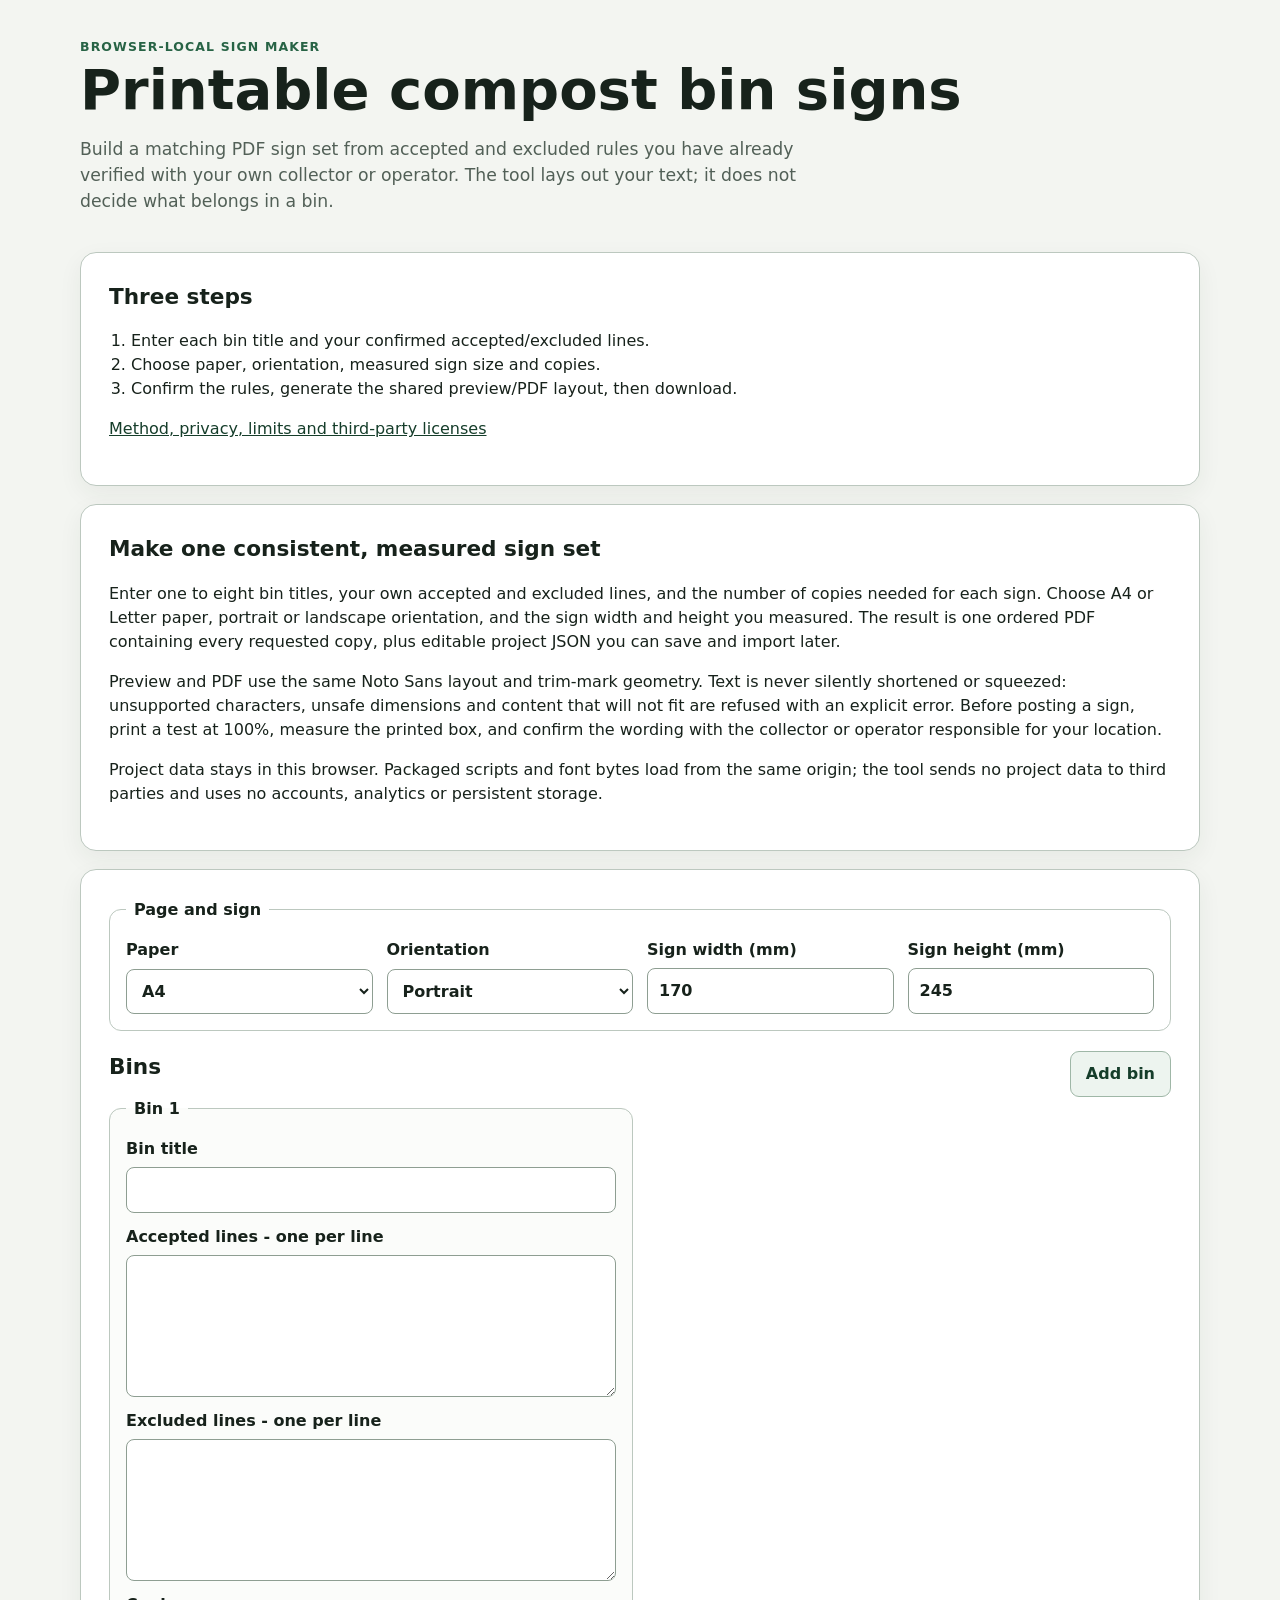
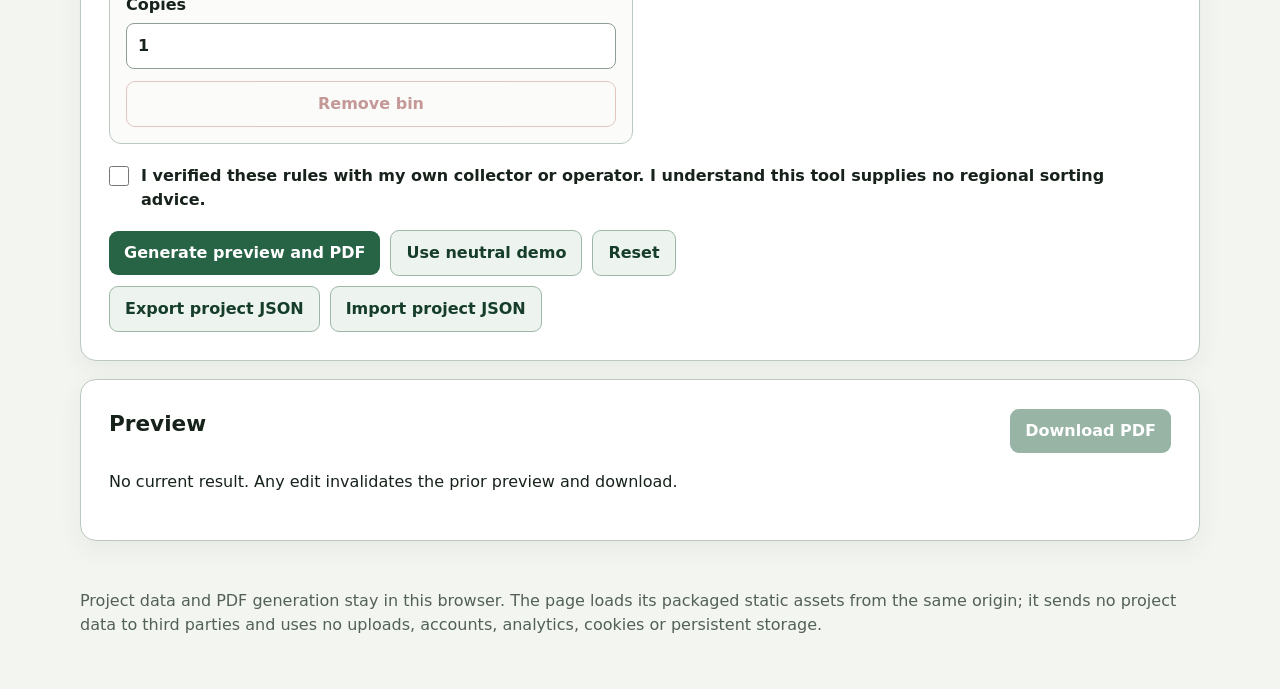
<file: index.html>
<!doctype html>
<html lang="en">
<head>
  <meta charset="utf-8">
  <meta name="viewport" content="width=device-width,initial-scale=1">
  <meta name="robots" content="index,follow">
  <meta name="description" content="Make printable compost bin signs from your own verified accepted and excluded lists, measured sizes and copy counts, then download one local PDF.">
  <meta http-equiv="Content-Security-Policy" content="default-src 'self'; script-src 'self'; style-src 'self'; img-src 'self' blob: data:; font-src 'none'; connect-src 'none'; object-src 'none'; base-uri 'none'; form-action 'none'; frame-ancestors 'none'">
  <title>Printable compost bin signs - custom PDF sign maker</title>
  <link rel="canonical" href="https://tatyanazaiceva76.github.io/compost-bin-sign-printable/">
  <link rel="stylesheet" href="styles.css">
  <meta name="google-site-verification" content="fxav4NFuUbsVKkkGCwAQyVzlPy7XdI-itFY_XiKmodE" />
</head>
<body>
  <header class="site-header">
    <p class="eyebrow">Browser-local sign maker</p>
    <h1>Printable compost bin signs</h1>
    <p>Build a matching PDF sign set from accepted and excluded rules you have already verified with your own collector or operator. The tool lays out your text; it does not decide what belongs in a bin.</p>
  </header>
  <main>
    <section class="panel instructions" aria-labelledby="instructions-title">
      <h2 id="instructions-title">Three steps</h2>
      <ol>
        <li>Enter each bin title and your confirmed accepted/excluded lines.</li>
        <li>Choose paper, orientation, measured sign size and copies.</li>
        <li>Confirm the rules, generate the shared preview/PDF layout, then download.</li>
      </ol>
      <p><a href="method.html">Method, privacy, limits and third-party licenses</a></p>
    </section>

    <section class="panel" aria-labelledby="measured-set-title">
      <h2 id="measured-set-title">Make one consistent, measured sign set</h2>
      <p>Enter one to eight bin titles, your own accepted and excluded lines, and the number of copies needed for each sign. Choose A4 or Letter paper, portrait or landscape orientation, and the sign width and height you measured. The result is one ordered PDF containing every requested copy, plus editable project JSON you can save and import later.</p>
      <p>Preview and PDF use the same Noto Sans layout and trim-mark geometry. Text is never silently shortened or squeezed: unsupported characters, unsafe dimensions and content that will not fit are refused with an explicit error. Before posting a sign, print a test at 100%, measure the printed box, and confirm the wording with the collector or operator responsible for your location.</p>
      <p>Project data stays in this browser. Packaged scripts and font bytes load from the same origin; the tool sends no project data to third parties and uses no accounts, analytics or persistent storage.</p>
    </section>

    <form id="project-form" class="panel" novalidate>
      <fieldset>
        <legend>Page and sign</legend>
        <div class="grid settings-grid">
          <label>Paper
            <select id="paper" name="paper"><option value="A4">A4</option><option value="LETTER">Letter</option></select>
          </label>
          <label>Orientation
            <select id="orientation" name="orientation"><option value="portrait">Portrait</option><option value="landscape">Landscape</option></select>
          </label>
          <label>Sign width (mm)
            <input id="sign-width" name="signWidthMm" type="number" min="60" step="0.1" value="170" required>
          </label>
          <label>Sign height (mm)
            <input id="sign-height" name="signHeightMm" type="number" min="60" step="0.1" value="245" required>
          </label>
        </div>
      </fieldset>

      <div class="section-heading-row">
        <h2>Bins</h2>
        <button id="add-bin" type="button" class="secondary">Add bin</button>
      </div>
      <div id="bin-list" class="bin-list"></div>

      <label class="confirm-row">
        <input id="confirmation" type="checkbox">
        I verified these rules with my own collector or operator. I understand this tool supplies no regional sorting advice.
      </label>

      <div class="button-row">
        <button id="generate" type="submit">Generate preview and PDF</button>
        <button id="use-demo" type="button" class="secondary">Use neutral demo</button>
        <button id="reset-project" type="button" class="secondary">Reset</button>
      </div>
      <div class="button-row compact">
        <button id="export-json" type="button" class="secondary">Export project JSON</button>
        <label class="file-button">Import project JSON<input id="import-json" type="file" accept="application/json,.json"></label>
      </div>
      <p id="error" class="error" role="alert" hidden></p>
    </form>

    <section class="panel output" aria-labelledby="output-title">
      <div class="section-heading-row">
        <h2 id="output-title">Preview</h2>
        <button id="download-pdf" type="button" disabled>Download PDF</button>
      </div>
      <p id="summary">No current result. Any edit invalidates the prior preview and download.</p>
      <div id="preview" class="preview" aria-live="polite"></div>
    </section>
  </main>
  <footer><p>Project data and PDF generation stay in this browser. The page loads its packaged static assets from the same origin; it sends no project data to third parties and uses no uploads, accounts, analytics, cookies or persistent storage.</p></footer>
  <script src="pdf-lib.min.js"></script>
  <script src="fontkit.umd.min.js"></script>
  <script type="module" src="app.mjs"></script>
</body>
</html>
</file>
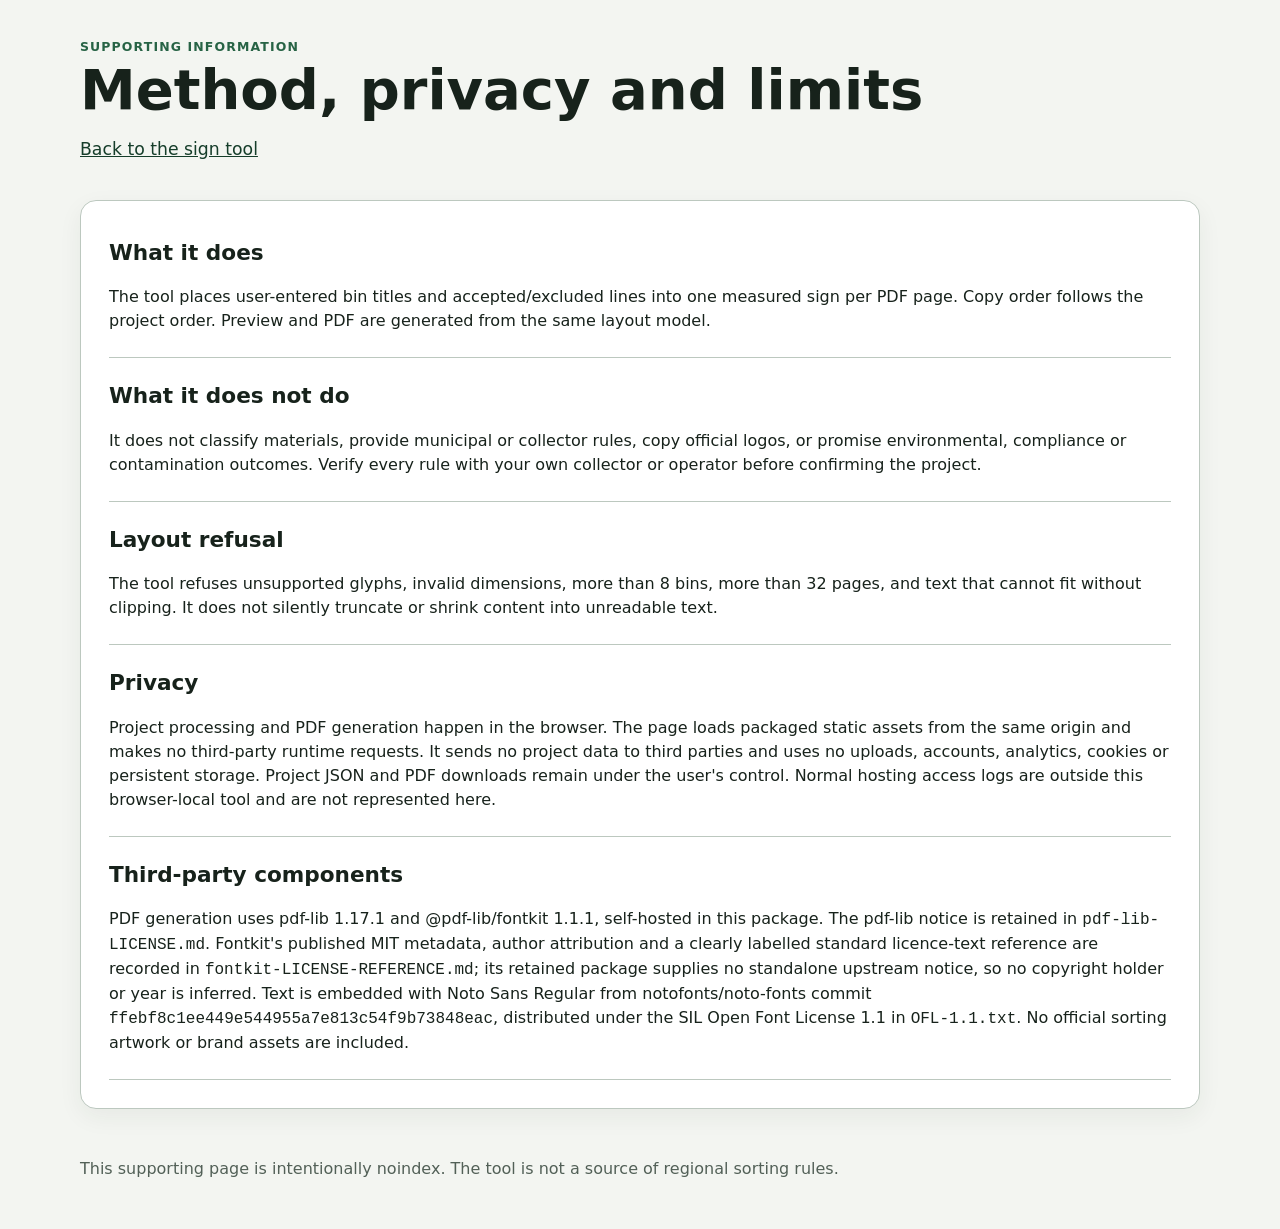
<file: method.html>
<!doctype html>
<html lang="en">
<head>
  <meta charset="utf-8">
  <meta name="viewport" content="width=device-width,initial-scale=1">
  <meta name="robots" content="noindex,nofollow,noarchive,nosnippet">
  <meta http-equiv="Content-Security-Policy" content="default-src 'self'; script-src 'none'; style-src 'self'; img-src 'self'; font-src 'none'; connect-src 'none'; object-src 'none'; base-uri 'none'; form-action 'none'; frame-ancestors 'none'">
  <title>Method and privacy - compost bin sign set</title>
  <link rel="stylesheet" href="styles.css">
</head>
<body>
  <header class="site-header"><p class="eyebrow">Supporting information</p><h1>Method, privacy and limits</h1><p><a href="./">Back to the sign tool</a></p></header>
  <main><article class="panel method-list">
    <section><h2>What it does</h2><p>The tool places user-entered bin titles and accepted/excluded lines into one measured sign per PDF page. Copy order follows the project order. Preview and PDF are generated from the same layout model.</p></section>
    <section><h2>What it does not do</h2><p>It does not classify materials, provide municipal or collector rules, copy official logos, or promise environmental, compliance or contamination outcomes. Verify every rule with your own collector or operator before confirming the project.</p></section>
    <section><h2>Layout refusal</h2><p>The tool refuses unsupported glyphs, invalid dimensions, more than 8 bins, more than 32 pages, and text that cannot fit without clipping. It does not silently truncate or shrink content into unreadable text.</p></section>
    <section><h2>Privacy</h2><p>Project processing and PDF generation happen in the browser. The page loads packaged static assets from the same origin and makes no third-party runtime requests. It sends no project data to third parties and uses no uploads, accounts, analytics, cookies or persistent storage. Project JSON and PDF downloads remain under the user's control. Normal hosting access logs are outside this browser-local tool and are not represented here.</p></section>
    <section><h2>Third-party components</h2><p>PDF generation uses pdf-lib 1.17.1 and @pdf-lib/fontkit 1.1.1, self-hosted in this package. The pdf-lib notice is retained in <code>pdf-lib-LICENSE.md</code>. Fontkit's published MIT metadata, author attribution and a clearly labelled standard licence-text reference are recorded in <code>fontkit-LICENSE-REFERENCE.md</code>; its retained package supplies no standalone upstream notice, so no copyright holder or year is inferred. Text is embedded with Noto Sans Regular from notofonts/noto-fonts commit <code>ffebf8c1ee449e544955a7e813c54f9b73848eac</code>, distributed under the SIL Open Font License 1.1 in <code>OFL-1.1.txt</code>. No official sorting artwork or brand assets are included.</p></section>
  </article></main>
  <footer><p>This supporting page is intentionally noindex. The tool is not a source of regional sorting rules.</p></footer>
</body>
</html>
</file>
<file: styles.css>
:root { color-scheme: light; --ink: #17221b; --muted: #526057; --paper: #fffdf8; --panel: #ffffff; --line: #bcc8bf; --accent: #276345; --accent-dark: #153d2a; --danger: #8a2d2d; --soft: #edf4ef; }
* { box-sizing: border-box; }
body { margin: 0; background: #f3f5f1; color: var(--ink); font: 16px/1.5 system-ui, -apple-system, BlinkMacSystemFont, "Segoe UI", sans-serif; }
a { color: var(--accent-dark); }
.site-header, main, footer { width: min(1120px, calc(100% - 28px)); margin-inline: auto; }
.site-header { padding: 38px 0 20px; }
.site-header h1 { margin: 4px 0 8px; font-size: clamp(2rem, 6vw, 3.5rem); line-height: 1.05; }
.site-header > p:last-child { max-width: 760px; color: var(--muted); font-size: 1.08rem; }
.eyebrow { margin: 0; color: var(--accent); font-size: .78rem; font-weight: 800; letter-spacing: .09em; text-transform: uppercase; }
main { display: grid; gap: 18px; padding-bottom: 28px; }
.panel { background: var(--panel); border: 1px solid var(--line); border-radius: 16px; box-shadow: 0 8px 24px rgb(28 48 35 / .06); padding: clamp(16px, 3vw, 28px); }
.instructions ol { padding-left: 22px; }
h2 { margin: 0 0 14px; font-size: 1.35rem; }
fieldset { margin: 0 0 20px; border: 1px solid var(--line); border-radius: 12px; padding: 16px; }
legend { padding: 0 8px; font-weight: 800; }
.grid { display: grid; gap: 14px; }
.settings-grid { grid-template-columns: repeat(4, minmax(0, 1fr)); }
label { display: grid; gap: 6px; font-weight: 700; }
input, select, textarea, button, .file-button { font: inherit; }
input, select, textarea { width: 100%; border: 1px solid #8e9e92; border-radius: 8px; padding: 10px 11px; background: white; color: var(--ink); }
textarea { min-height: 116px; resize: vertical; }
input:focus, select:focus, textarea:focus, button:focus-visible, .file-button:focus-within { outline: 3px solid #94c9aa; outline-offset: 2px; }
.section-heading-row, .button-row { display: flex; flex-wrap: wrap; align-items: center; justify-content: space-between; gap: 10px; }
.button-row { justify-content: flex-start; margin-top: 18px; }
.button-row.compact { margin-top: 10px; }
button, .file-button { border: 0; border-radius: 9px; padding: 10px 15px; background: var(--accent); color: white; font-weight: 800; cursor: pointer; }
button.secondary, .file-button { background: var(--soft); color: var(--accent-dark); border: 1px solid #9fb7a7; }
button.danger { background: transparent; border: 1px solid #c88989; color: var(--danger); }
button:disabled { cursor: not-allowed; opacity: .48; }
.file-button { display: inline-grid; position: relative; overflow: hidden; }
.file-button input { position: absolute; inset: 0; opacity: 0; cursor: pointer; }
.bin-list { display: grid; grid-template-columns: repeat(2, minmax(0, 1fr)); gap: 14px; }
.bin-card { display: grid; gap: 12px; margin: 0; background: #fbfcfa; }
.confirm-row { display: grid; grid-template-columns: 22px 1fr; align-items: start; gap: 10px; margin-top: 20px; font-weight: 650; }
.confirm-row input { width: 20px; height: 20px; margin: 2px 0 0; }
.error { border-left: 5px solid var(--danger); background: #fff1f1; padding: 12px; color: #611c1c; font-weight: 700; }
.preview { display: grid; grid-template-columns: repeat(auto-fit, minmax(min(260px, 100%), 1fr)); gap: 18px; margin-top: 18px; }
.preview-page { margin: 0; display: grid; gap: 7px; }
.preview-page svg { width: 100%; max-height: 620px; background: var(--paper); border: 1px solid #8c958f; box-shadow: 0 5px 16px rgb(20 35 25 / .12); }
.preview-page figcaption { color: var(--muted); font-size: .88rem; }
footer { color: var(--muted); padding: 4px 0 36px; }
.method-list { display: grid; gap: 14px; }
.method-list section { padding-block: 8px; border-bottom: 1px solid var(--line); }
code { overflow-wrap: anywhere; }
@media (max-width: 760px) { .settings-grid, .bin-list { grid-template-columns: 1fr; } }
@media (max-width: 360px) { .site-header, main, footer { width: min(100% - 16px, 1120px); } .panel { padding: 14px; border-radius: 10px; } button, .file-button { width: 100%; text-align: center; } .section-heading-row { align-items: stretch; } }
</file>
